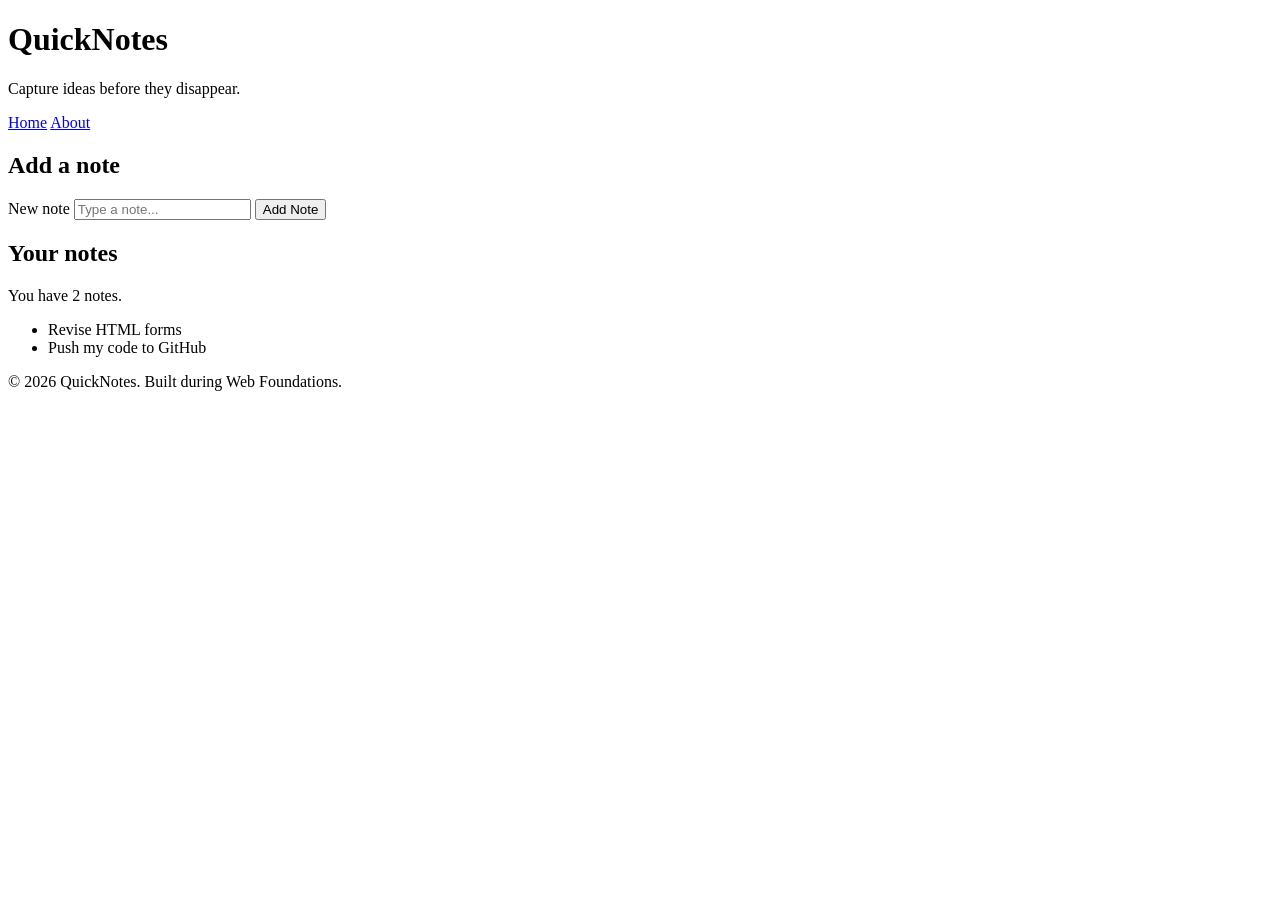
<file: day1/index.html>
<!DOCTYPE html>
<html lang="en">
  <head>
    <meta charset="UTF-8" />
    <meta name="viewport" content="width=device-width, initial-scale=1.0" />
    <title>QuickNotes</title>
  </head>
  <body>
    <header>
      <h1>QuickNotes</h1>
      <p>Capture ideas before they disappear.</p>

      <nav>
        <a href="index.html">Home</a>
        <a href="about.html">About</a>
      </nav>
    </header>

    <main>
      <section>
        <h2>Add a note</h2>

        <form id="note-form">
          <label for="note-input">New note</label>
          <input
            type="text"
            id="note-input"
            name="note"
            placeholder="Type a note..."
          />
          <button type="submit">Add Note</button>
        </form>
      </section>

      <section>
        <h2>Your notes</h2>
        <p id="note-count">You have 2 notes.</p>

        <ul id="notes-list">
          <li>Revise HTML forms</li>
          <li>Push my code to GitHub</li>
        </ul>
      </section>
    </main>

    <footer>
      <p>&copy; 2026 QuickNotes. Built during Web Foundations.</p>
    </footer>
  </body>
</html>
</file>
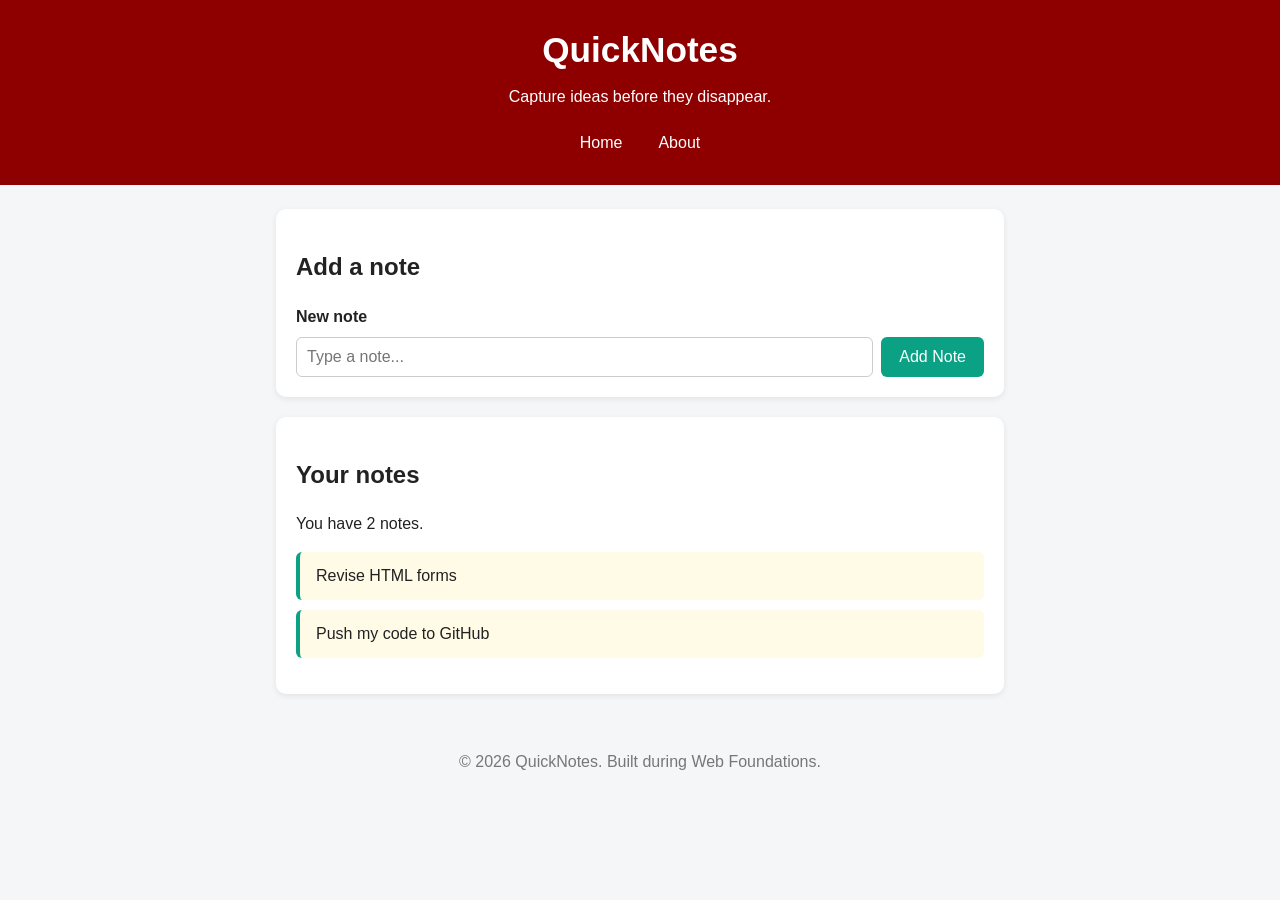
<file: day2/index.html>
<!DOCTYPE html>
<html lang="en">
  <head>
    <meta charset="UTF-8" />
    <meta name="viewport" content="width=device-width, initial-scale=1.0" />
    <title>QuickNotes</title>
    <link rel="stylesheet" href="style.css" />
  </head>

  <body>
    <header>
      <h1>QuickNotes</h1>
      <p>Capture ideas before they disappear.</p>

      <nav>
        <a href="index.html">Home</a>
        <a href="about.html">About</a>
      </nav>
    </header>

    <main>
      <section>
        <h2>Add a note</h2>

        <form id="note-form">
          <label for="note-input">New note</label>

          <input
            type="text"
            id="note-input"
            name="note"
            placeholder="Type a note..."
          />

          <button type="submit">Add Note</button>
        </form>
      </section>

      <section>
        <h2>Your notes</h2>

        <p id="note-count">You have 2 notes.</p>

        <ul id="notes-list">
          <li class="note">Revise HTML forms</li>
          <li class="note">Push my code to GitHub</li>
        </ul>
      </section>
    </main>

    <footer>
      <p>&copy; 2026 QuickNotes. Built during Web Foundations.</p>
    </footer>
  </body>
</html>
</file>
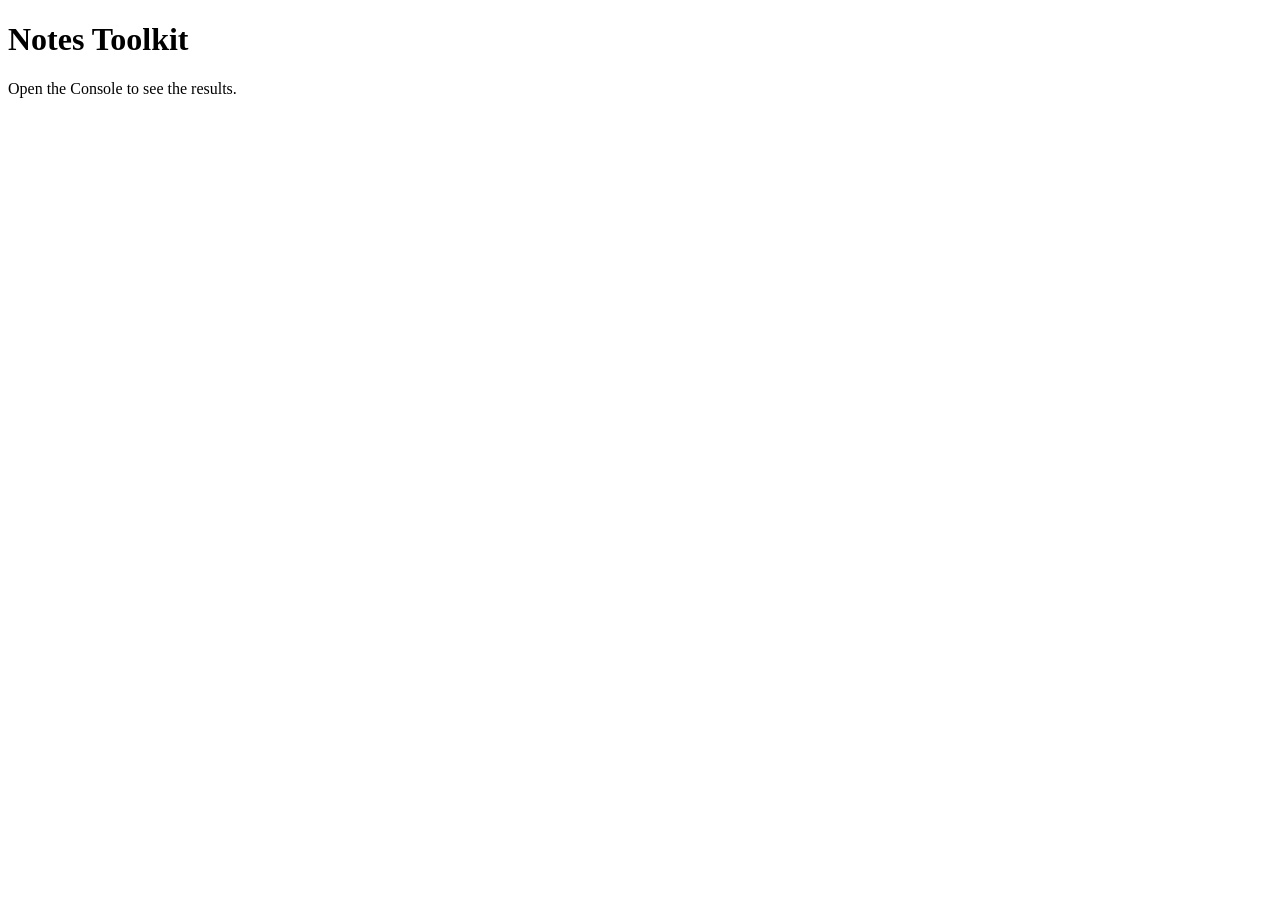
<file: day3/index.html>
<!DOCTYPE html>
<html lang="en">
  <head>
    <meta charset="UTF-8" />
    <meta name="viewport" content="width=device-width, initial-scale=1.0" />
    <title>Notes Toolkit</title>
    <script src="script.js" defer></script>
  </head>
  <body>
    <h1>Notes Toolkit</h1>
    <p>Open the Console to see the results.</p>
  </body>
</html>
</file>
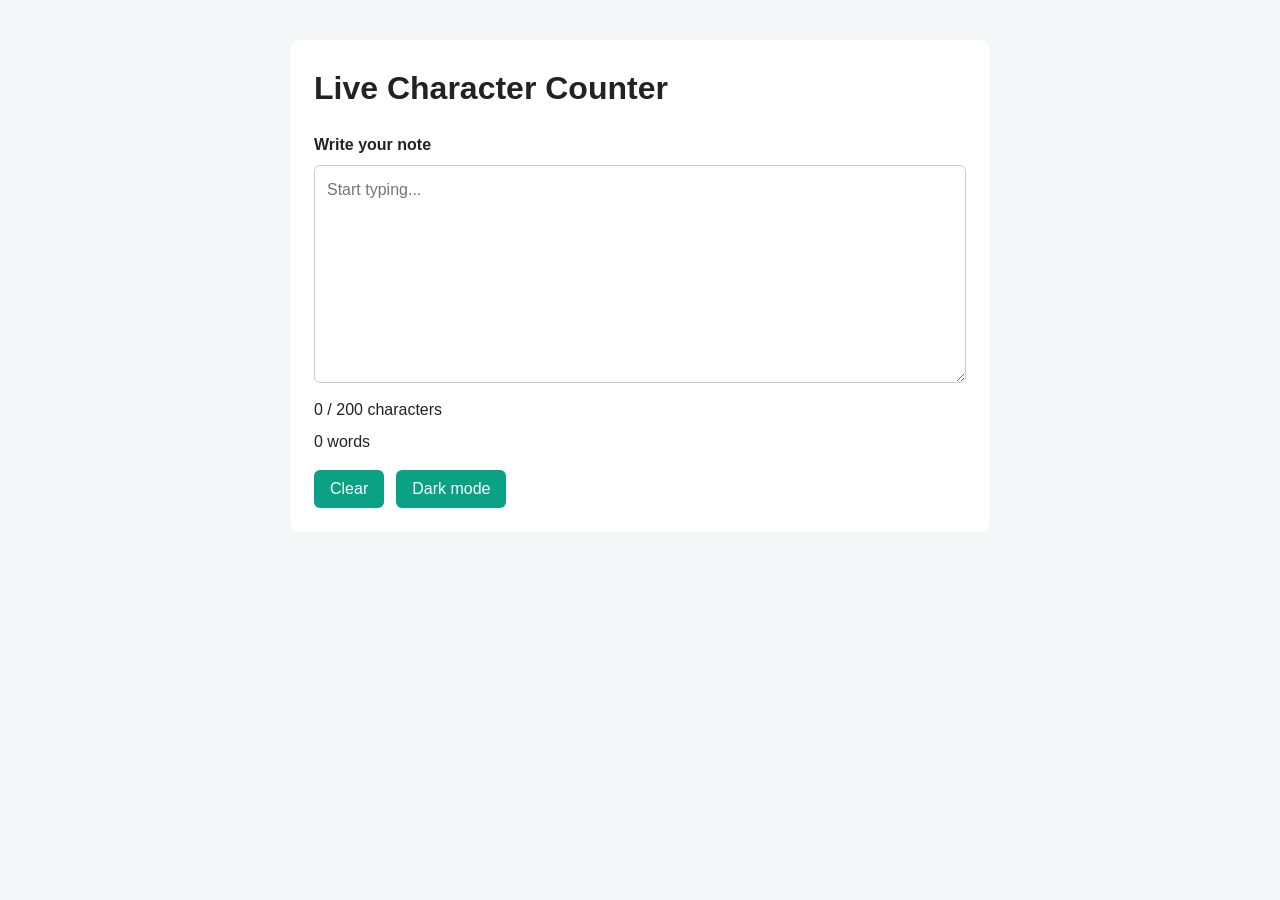
<file: day4/index.html>
<!DOCTYPE html>
<html lang="en">
  <head>
    <meta charset="UTF-8" />
    <meta name="viewport" content="width=device-width, initial-scale=1.0" />
    <title>Live Character Counter</title>
    <link rel="stylesheet" href="style.css" />
    <script src="script.js" defer></script>
  </head>

  <body>
    <main>
      <h1>Live Character Counter</h1>

      <label for="note-text">Write your note</label>

      <textarea
        id="note-text"
        rows="8"
        maxlength="250"
        placeholder="Start typing..."
      ></textarea>

      <p id="char-count">0 / 200 characters</p>
      <p id="word-count">0 words</p>

      <div class="buttons">
        <button id="clear-btn" type="button">Clear</button>
        <button id="theme-toggle" type="button">Dark mode</button>
      </div>
    </main>
  </body>
</html>
</file>
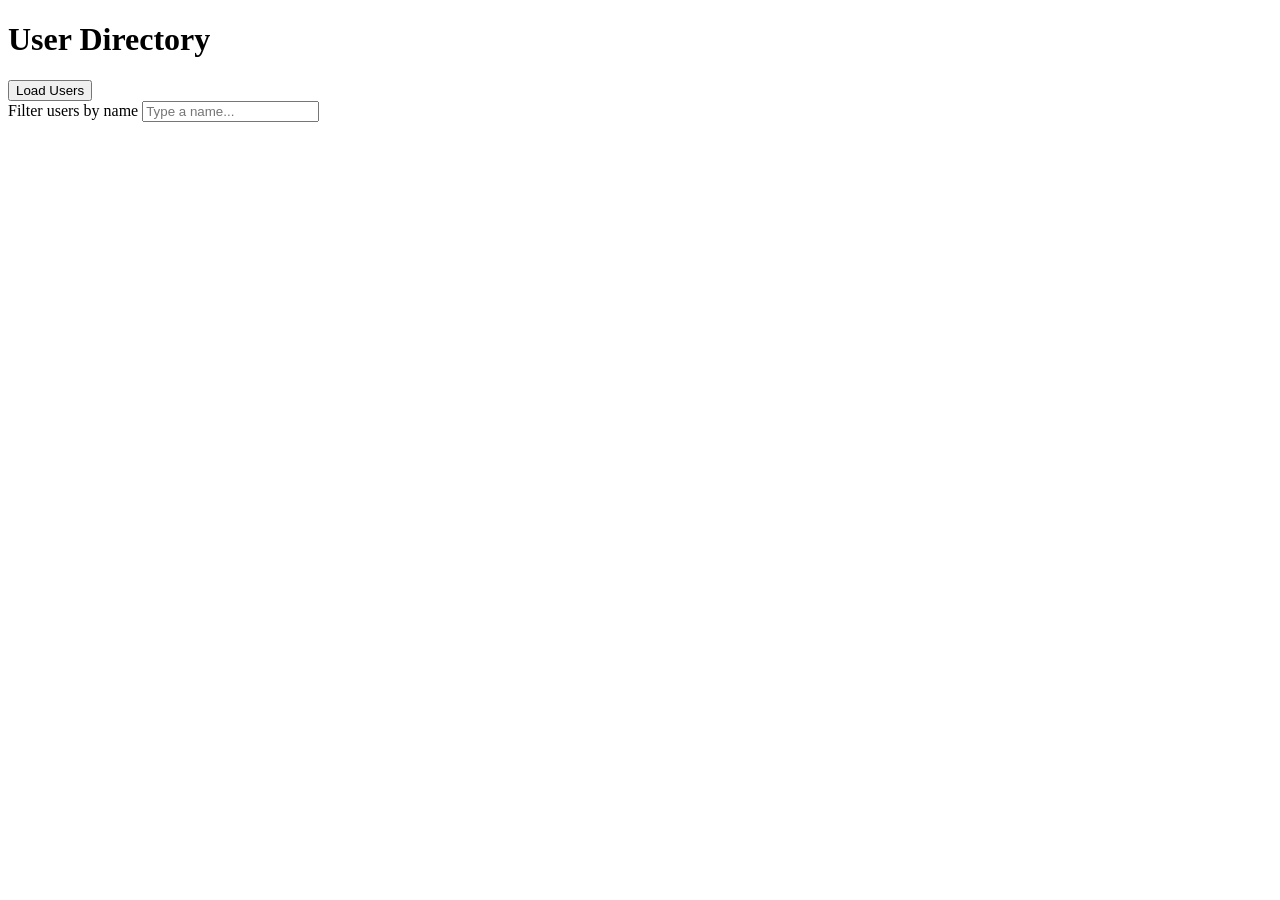
<file: day5/index.html>
<!DOCTYPE html>
<html lang="en">
  <head>
    <meta charset="UTF-8" />
    <meta name="viewport" content="width=device-width, initial-scale=1.0" />
    <title>User Directory</title>
    <script src="users.js" defer></script>
  </head>

  <body>
    <main>
      <h1>User Directory</h1>

      <button id="load-users" type="button">Load Users</button>

      <div>
        <label for="filter-input">Filter users by name</label>
        <input
          id="filter-input"
          type="text"
          placeholder="Type a name..."
        />
      </div>

      <p id="status"></p>

      <ul id="users-list"></ul>
    </main>
  </body>
</html>
</file>
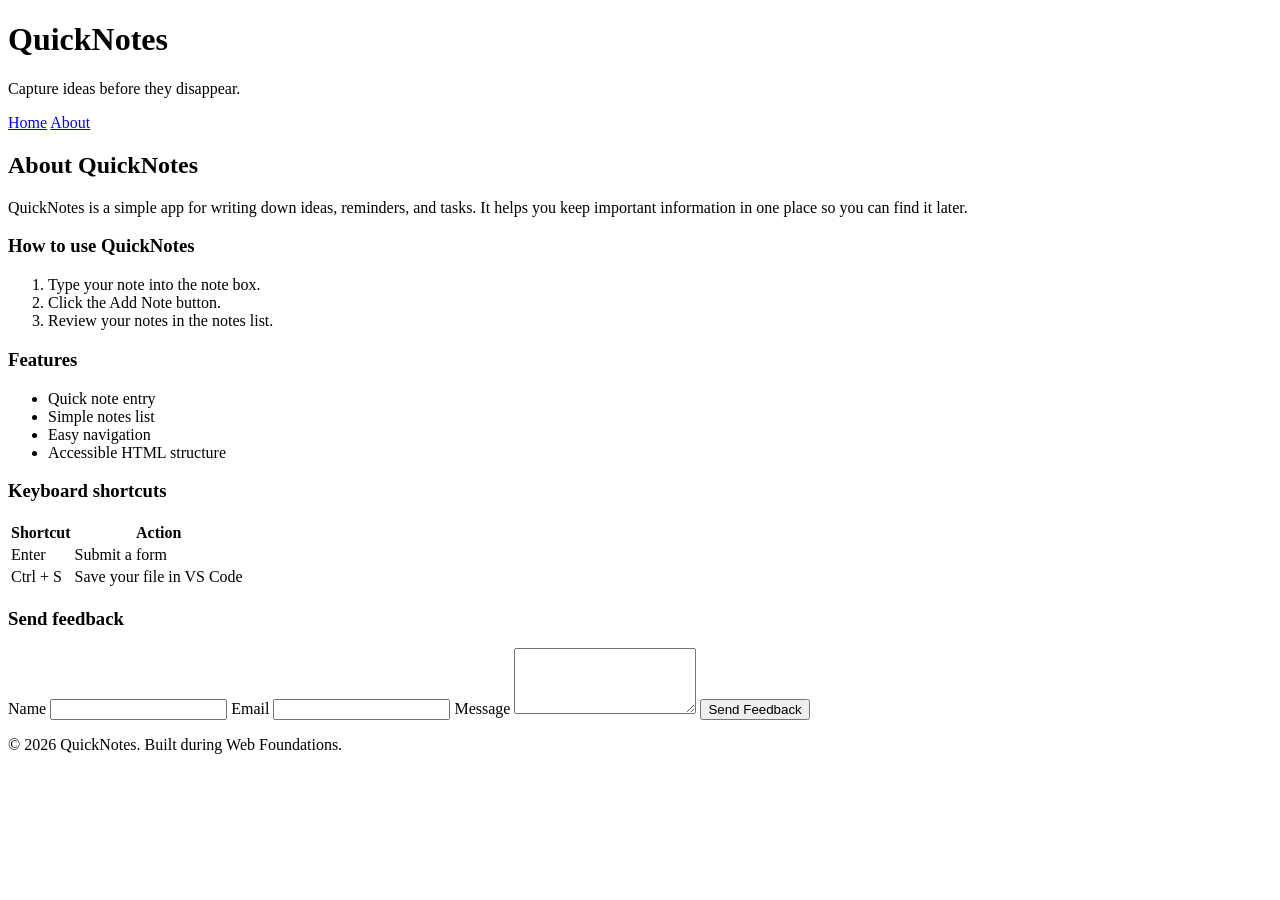
<file: day1/about.html>
<!DOCTYPE html>
<html lang="en">
  <head>
    <meta charset="UTF-8" />
    <meta name="viewport" content="width=device-width, initial-scale=1.0" />
    <title>About QuickNotes</title>
  </head>
  <body>
    <header>
      <h1>QuickNotes</h1>
      <p>Capture ideas before they disappear.</p>

      <nav>
        <a href="index.html">Home</a>
        <a href="about.html">About</a>
      </nav>
    </header>

    <main>
      <h2>About QuickNotes</h2>

      <p>
        QuickNotes is a simple app for writing down ideas, reminders, and tasks.
        It helps you keep important information in one place so you can find it later.
      </p>

      <section>
        <h3>How to use QuickNotes</h3>
        <ol>
          <li>Type your note into the note box.</li>
          <li>Click the Add Note button.</li>
          <li>Review your notes in the notes list.</li>
        </ol>
      </section>

      <section>
        <h3>Features</h3>
        <ul>
          <li>Quick note entry</li>
          <li>Simple notes list</li>
          <li>Easy navigation</li>
          <li>Accessible HTML structure</li>
        </ul>
      </section>

      <section>
        <h3>Keyboard shortcuts</h3>

        <table>
          <thead>
            <tr>
              <th>Shortcut</th>
              <th>Action</th>
            </tr>
          </thead>

          <tbody>
            <tr>
              <td>Enter</td>
              <td>Submit a form</td>
            </tr>

            <tr>
              <td>Ctrl + S</td>
              <td>Save your file in VS Code</td>
            </tr>
          </tbody>
        </table>
      </section>

      <section>
        <h3>Send feedback</h3>

        <form>
          <label for="name">Name</label>
          <input type="text" id="name" name="name" required />

          <label for="email">Email</label>
          <input type="email" id="email" name="email" required />

          <label for="message">Message</label>
          <textarea id="message" name="message" rows="4" required></textarea>

          <button type="submit">Send Feedback</button>
        </form>
      </section>
    </main>

    <footer>
      <p>&copy; 2026 QuickNotes. Built during Web Foundations.</p>
    </footer>
  </body>
</html>
</file>
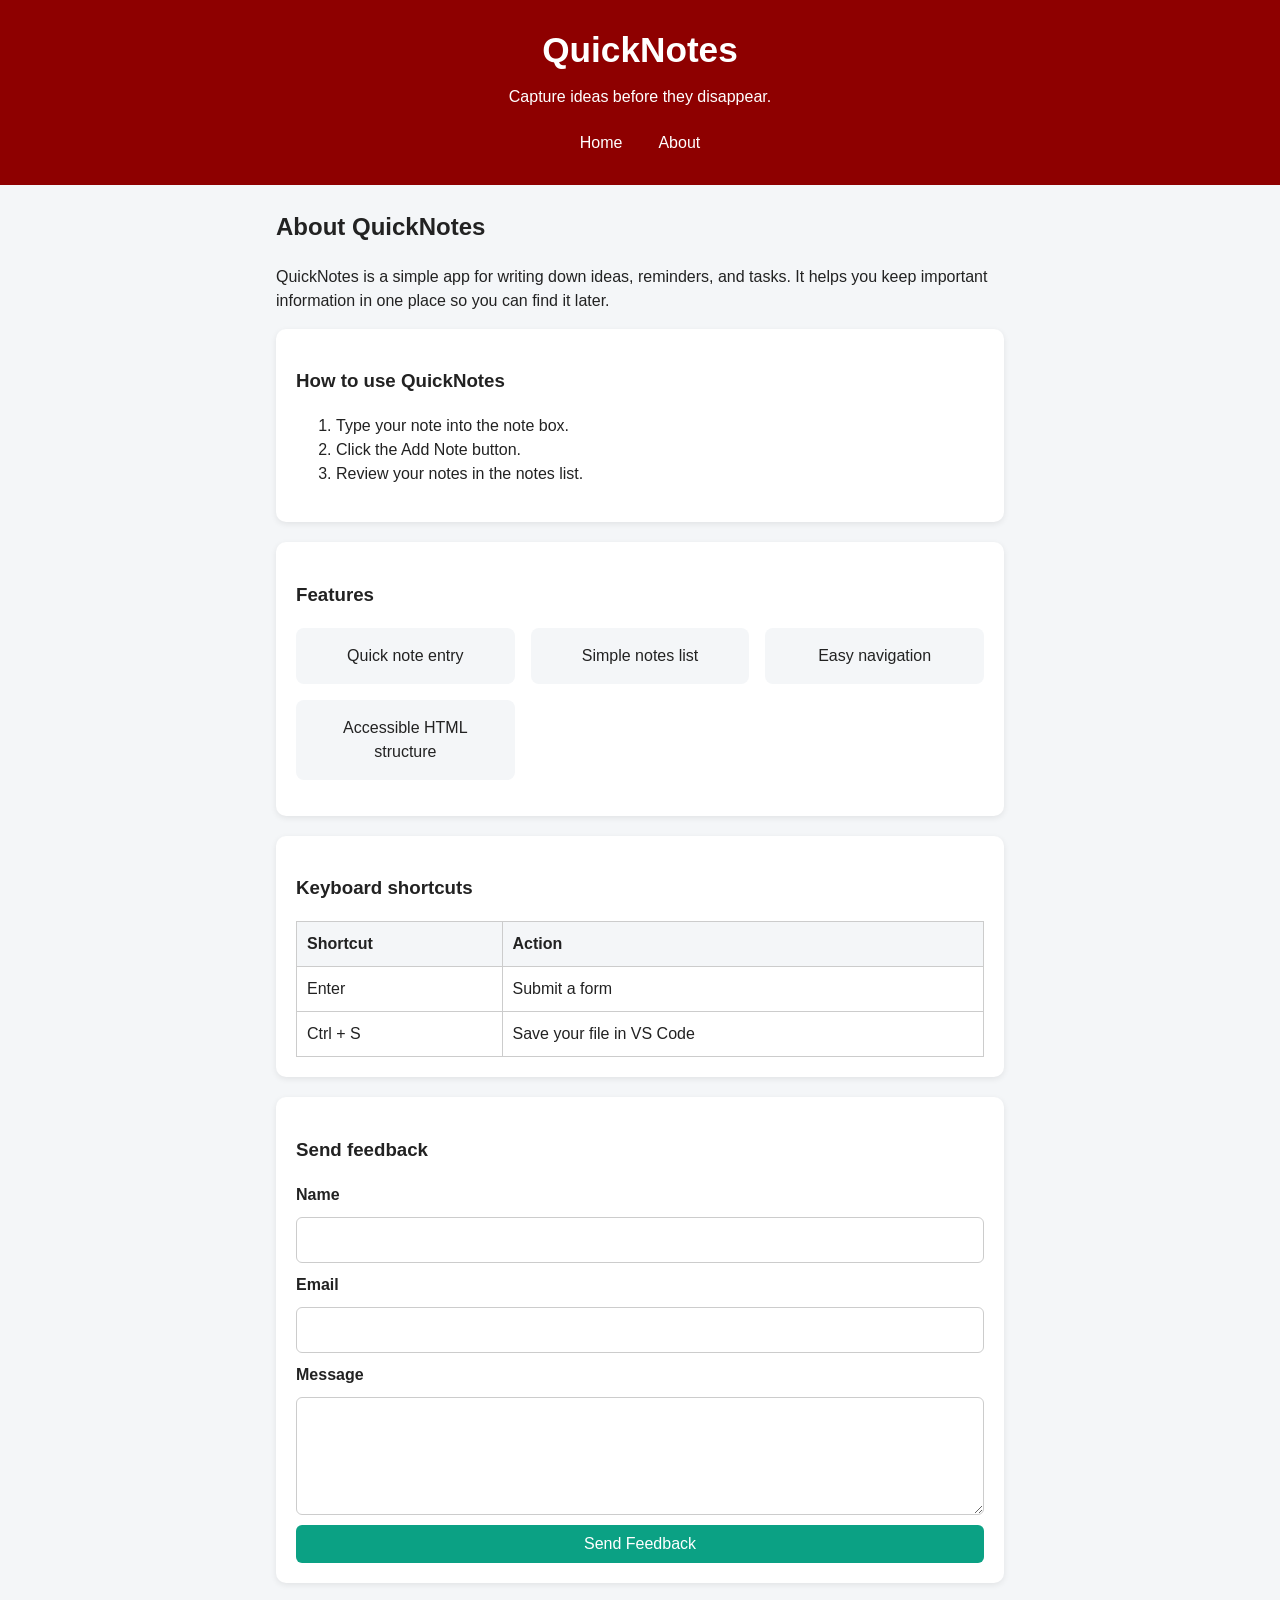
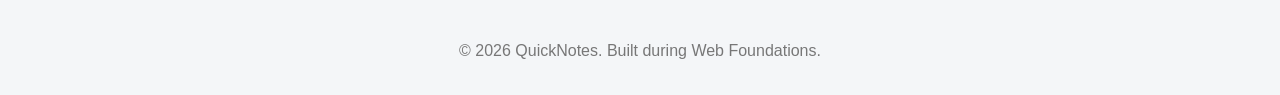
<file: day2/about.html>
<!DOCTYPE html>
<html lang="en">
  <head>
    <meta charset="UTF-8" />
    <meta name="viewport" content="width=device-width, initial-scale=1.0" />
    <title>About QuickNotes</title>
    <link rel="stylesheet" href="style.css" />
  </head>

  <body>
    <header>
      <h1>QuickNotes</h1>
      <p>Capture ideas before they disappear.</p>

      <nav>
        <a href="index.html">Home</a>
        <a href="about.html">About</a>
      </nav>
    </header>

    <main>
      <h2>About QuickNotes</h2>

      <p>
        QuickNotes is a simple app for writing down ideas, reminders, and tasks.
        It helps you keep important information in one place so you can find it
        later.
      </p>

      <section>
        <h3>How to use QuickNotes</h3>

        <ol>
          <li>Type your note into the note box.</li>
          <li>Click the Add Note button.</li>
          <li>Review your notes in the notes list.</li>
        </ol>
      </section>

      <section>
        <h3>Features</h3>

        <ul class="features">
          <li>Quick note entry</li>
          <li>Simple notes list</li>
          <li>Easy navigation</li>
          <li>Accessible HTML structure</li>
        </ul>
      </section>

      <section>
        <h3>Keyboard shortcuts</h3>

        <table>
          <thead>
            <tr>
              <th>Shortcut</th>
              <th>Action</th>
            </tr>
          </thead>

          <tbody>
            <tr>
              <td>Enter</td>
              <td>Submit a form</td>
            </tr>

            <tr>
              <td>Ctrl + S</td>
              <td>Save your file in VS Code</td>
            </tr>
          </tbody>
        </table>
      </section>

      <section>
        <h3>Send feedback</h3>

        <form class="feedback-form">
          <label for="name">Name</label>
          <input type="text" id="name" name="name" required />

          <label for="email">Email</label>
          <input type="email" id="email" name="email" required />

          <label for="message">Message</label>
          <textarea
            id="message"
            name="message"
            rows="4"
            required
          ></textarea>

          <button type="submit">Send Feedback</button>
        </form>
      </section>
    </main>

    <footer>
      <p>&copy; 2026 QuickNotes. Built during Web Foundations.</p>
    </footer>
  </body>
</html>
</file>
<file: day2/style.css>
/* Reset */
*,
*::before,
*::after {
  box-sizing: border-box;
}

/* Base styles */
body {
  margin: 0;
  font-family: "Segoe UI", Arial, sans-serif;
  background-color: #f4f6f8;
  color: #222;
  line-height: 1.5;
}

/* Header */
header {
  background-color: #8e0000;
  color: white;
  text-align: center;
  padding: 24px 16px;
}

header h1 {
  margin: 0;
  font-size: 2.2rem;
}

header p {
  margin: 8px 0 16px;
}

/* Navigation */
nav {
  display: flex;
  justify-content: center;
  gap: 16px;
}

nav a {
  color: white;
  text-decoration: none;
  padding: 6px 10px;
  border-radius: 4px;
  transition: background-color 0.2s ease;
}

nav a:hover {
  background-color: rgba(255, 255, 255, 0.2);
}

/* Main content */
main {
  max-width: 760px;
  margin: 24px auto;
  padding: 0 16px;
}

/* Sections */
section {
  background-color: white;
  padding: 20px;
  margin-bottom: 20px;
  border-radius: 10px;
  box-shadow: 0 2px 6px rgba(0, 0, 0, 0.08);
}

/* QuickNotes form */
#note-form {
  display: flex;
  gap: 8px;
  flex-wrap: wrap;
}

#note-form label {
  width: 100%;
  font-weight: bold;
}

#note-input {
  flex: 1;
  padding: 10px;
  border: 1px solid #ccc;
  border-radius: 6px;
  font-size: 1rem;
}

/* Buttons */
button {
  background-color: #0ba184;
  color: white;
  border: none;
  padding: 10px 18px;
  border-radius: 6px;
  font-size: 1rem;
  cursor: pointer;
  transition: background-color 0.2s ease, transform 0.2s ease;
}

button:hover {
  background-color: #088a70;
  transform: translateY(-2px);
}

/* Notes */
#notes-list {
  list-style: none;
  padding: 0;
}

.note {
  background-color: #fffbe6;
  border-left: 4px solid #0ba184;
  padding: 12px 16px;
  margin-bottom: 10px;
  border-radius: 6px;
}

/* Features Grid */
.features {
  list-style: none;
  padding: 0;
  display: grid;
  grid-template-columns: repeat(auto-fit, minmax(180px, 1fr));
  gap: 16px;
}

.features li {
  background-color: #f4f6f8;
  padding: 16px;
  border-radius: 8px;
  text-align: center;
}

/* Table */
table {
  width: 100%;
  border-collapse: collapse;
}

th,
td {
  border: 1px solid #ccc;
  padding: 10px;
  text-align: left;
}

th {
  background-color: #f4f6f8;
}

/* Feedback form */
.feedback-form {
  display: flex;
  flex-direction: column;
  gap: 10px;
}

.feedback-form label {
  font-weight: bold;
}

.feedback-form input,
.feedback-form textarea {
  width: 100%;
  padding: 10px;
  border: 1px solid #ccc;
  border-radius: 6px;
  font: inherit;
}

/* Footer */
footer {
  text-align: center;
  color: #777;
  padding: 16px;
}

/* Small screens */
@media (max-width: 600px) {
  header {
    padding: 16px 12px;
  }

  header h1 {
    font-size: 1.7rem;
  }

  #note-form {
    flex-direction: column;
  }

  nav {
    gap: 10px;
  }
}
</file>
<file: day4/style.css>
:root {
  --bg-color: #f4f6f8;
  --text-color: #222;
  --card-color: #ffffff;
  --border-color: #cccccc;
  --button-color: #0ba184;
  --button-hover: #088a70;
}

body.dark {
  --bg-color: #121212;
  --text-color: #f5f5f5;
  --card-color: #1f1f1f;
  --border-color: #555555;
  --button-color: #8e0000;
  --button-hover: #6b0000;
}

*,
*::before,
*::after {
  box-sizing: border-box;
}

body {
  margin: 0;
  font-family: "Segoe UI", Arial, sans-serif;
  background-color: var(--bg-color);
  color: var(--text-color);
  line-height: 1.5;
}

main {
  max-width: 700px;
  margin: 40px auto;
  padding: 24px;
  background-color: var(--card-color);
  border-radius: 10px;
}

h1 {
  margin-top: 0;
}

label {
  display: block;
  margin-bottom: 8px;
  font-weight: bold;
}

textarea {
  width: 100%;
  padding: 12px;
  border: 1px solid var(--border-color);
  border-radius: 6px;
  font: inherit;
  background-color: var(--card-color);
  color: var(--text-color);
  resize: vertical;
}

#char-count,
#word-count {
  margin: 8px 0;
}

.warning {
  color: orange;
}

.over {
  color: red;
  font-weight: bold;
}

.buttons {
  display: flex;
  gap: 12px;
  margin-top: 16px;
}

button {
  background-color: var(--button-color);
  color: white;
  border: none;
  padding: 10px 16px;
  border-radius: 6px;
  cursor: pointer;
  font-size: 1rem;
  transition: background-color 0.2s ease;
}

button:hover {
  background-color: var(--button-hover);
}

@media (max-width: 600px) {
  main {
    margin: 20px 12px;
    padding: 18px;
  }

  .buttons {
    flex-direction: column;
  }
}
</file>
